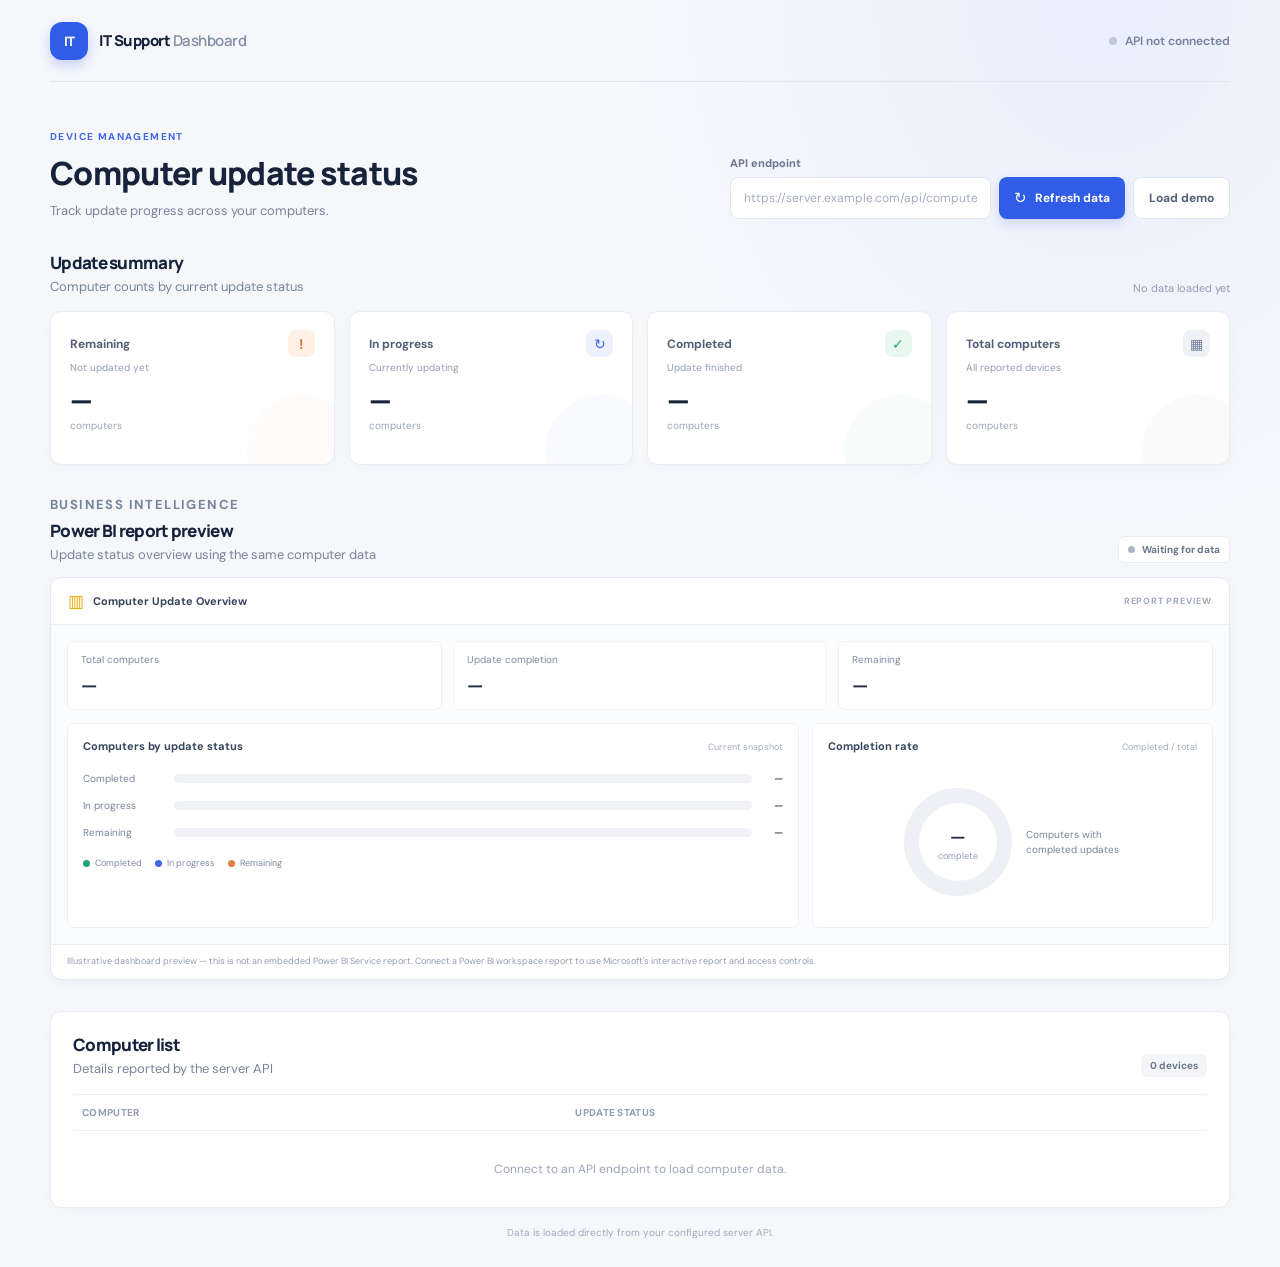
<file: index.html>
<!doctype html>
<html lang="en">
  <head>
    <meta charset="UTF-8" />
    <meta name="viewport" content="width=device-width, initial-scale=1.0" />
    <meta name="theme-color" content="#f5f7fb" />
    <title>IT Support | Update Dashboard</title>
    <link rel="stylesheet" href="styles.css" />
    <script src="app.js" defer></script>
  </head>
  <body>
    <main class="page-shell">
      <header class="topbar">
        <a class="brand" href="#" aria-label="IT Support dashboard home">
          <span class="brand-mark" aria-hidden="true">IT</span>
          <span class="brand-name">IT Support <span>Dashboard</span></span>
        </a>
        <div class="topbar-meta">
          <span class="live-dot" aria-hidden="true"></span>
          <span id="connection-label">API not connected</span>
        </div>
      </header>

      <section class="page-heading" aria-labelledby="page-title">
        <div>
          <p class="eyebrow">DEVICE MANAGEMENT</p>
          <h1 id="page-title">Computer update status</h1>
          <p class="page-description">Track update progress across your computers.</p>
        </div>
        <form class="api-form" id="api-form">
          <label for="api-url">API endpoint</label>
          <div class="api-controls">
            <input id="api-url" name="api-url" type="text" inputmode="url" autocomplete="url" placeholder="https://server.example.com/api/computers or /api/computers" required />
            <button class="button button-primary" type="submit">
              <span class="button-icon" aria-hidden="true">↻</span>
              Refresh data
            </button>
            <button class="button button-secondary" id="demo-button" type="button">Load demo</button>
          </div>
        </form>
      </section>

      <section class="error-banner" id="error-banner" role="alert" hidden>
        <span class="error-icon" aria-hidden="true">!</span>
        <div>
          <strong>Unable to load computer data</strong>
          <p id="error-message"></p>
        </div>
      </section>

      <section class="summary-section" aria-labelledby="summary-title">
        <div class="section-heading">
          <div>
            <h2 id="summary-title">Update summary</h2>
            <p>Computer counts by current update status</p>
          </div>
          <span class="last-updated" id="last-updated">No data loaded yet</span>
        </div>

        <div class="summary-grid">
          <article class="summary-card card-remaining">
            <div class="card-topline">
              <span class="card-label">Remaining</span>
              <span class="card-icon" aria-hidden="true">!</span>
            </div>
            <p class="card-caption">Not updated yet</p>
            <p class="card-value" id="remaining-count" aria-live="polite">—</p>
            <p class="card-unit">computers</p>
          </article>
          <article class="summary-card card-progress">
            <div class="card-topline">
              <span class="card-label">In progress</span>
              <span class="card-icon" aria-hidden="true">↻</span>
            </div>
            <p class="card-caption">Currently updating</p>
            <p class="card-value" id="progress-count" aria-live="polite">—</p>
            <p class="card-unit">computers</p>
          </article>
          <article class="summary-card card-completed">
            <div class="card-topline">
              <span class="card-label">Completed</span>
              <span class="card-icon" aria-hidden="true">✓</span>
            </div>
            <p class="card-caption">Update finished</p>
            <p class="card-value" id="completed-count" aria-live="polite">—</p>
            <p class="card-unit">computers</p>
          </article>
          <article class="summary-card card-total">
            <div class="card-topline">
              <span class="card-label">Total computers</span>
              <span class="card-icon" aria-hidden="true">▦</span>
            </div>
            <p class="card-caption">All reported devices</p>
            <p class="card-value" id="total-count" aria-live="polite">—</p>
            <p class="card-unit">computers</p>
          </article>
        </div>
      </section>

      <section class="powerbi-section" aria-labelledby="powerbi-title">
        <div class="section-heading powerbi-heading">
          <div>
            <p class="eyebrow">BUSINESS INTELLIGENCE</p>
            <h2 id="powerbi-title">Power BI report preview</h2>
            <p>Update status overview using the same computer data</p>
          </div>
          <span class="report-source"><span class="report-source-dot" aria-hidden="true"></span><span id="report-source">Waiting for data</span></span>
        </div>
        <div class="report-preview">
          <div class="report-toolbar">
            <span class="powerbi-mark" aria-hidden="true">▥</span>
            <span>Computer Update Overview</span>
            <span class="report-toolbar-label">REPORT PREVIEW</span>
          </div>
          <div class="report-content">
            <div class="report-kpis">
              <article class="report-kpi">
                <span>Total computers</span>
                <strong id="report-total">—</strong>
              </article>
              <article class="report-kpi">
                <span>Update completion</span>
                <strong id="report-completion">—</strong>
              </article>
              <article class="report-kpi">
                <span>Remaining</span>
                <strong id="report-remaining">—</strong>
              </article>
            </div>
            <div class="report-chart-grid">
              <div class="report-chart">
                <div class="chart-heading">
                  <strong>Computers by update status</strong>
                  <span>Current snapshot</span>
                </div>
                <div class="bar-chart" role="img" aria-label="Computer counts by update status">
                  <div class="bar-row">
                    <span class="bar-label">Completed</span>
                    <div class="bar-track"><span class="bar-fill bar-fill-completed" id="bar-completed"></span></div>
                    <strong id="bar-count-completed">—</strong>
                  </div>
                  <div class="bar-row">
                    <span class="bar-label">In progress</span>
                    <div class="bar-track"><span class="bar-fill bar-fill-progress" id="bar-progress"></span></div>
                    <strong id="bar-count-progress">—</strong>
                  </div>
                  <div class="bar-row">
                    <span class="bar-label">Remaining</span>
                    <div class="bar-track"><span class="bar-fill bar-fill-remaining" id="bar-remaining"></span></div>
                    <strong id="bar-count-remaining">—</strong>
                  </div>
                </div>
                <div class="chart-legend">
                  <span><i class="legend-dot legend-completed"></i>Completed</span>
                  <span><i class="legend-dot legend-progress"></i>In progress</span>
                  <span><i class="legend-dot legend-remaining"></i>Remaining</span>
                </div>
              </div>
              <div class="report-chart completion-chart">
                <div class="chart-heading">
                  <strong>Completion rate</strong>
                  <span>Completed / total</span>
                </div>
                <div class="completion-visual">
                  <div class="completion-ring" id="completion-ring">
                    <div class="completion-ring-center">
                      <strong id="completion-percent">—</strong>
                      <span>complete</span>
                    </div>
                  </div>
                  <p>Computers with completed updates</p>
                </div>
              </div>
            </div>
          </div>
          <p class="report-disclaimer">Illustrative dashboard preview — this is not an embedded Power BI Service report. Connect a Power BI workspace report to use Microsoft's interactive report and access controls.</p>
        </div>
      </section>

      <section class="devices-section" aria-labelledby="devices-title">
        <div class="section-heading device-heading">
          <div>
            <h2 id="devices-title">Computer list</h2>
            <p id="list-description">Details reported by the server API</p>
          </div>
          <span class="device-count" id="device-count">0 devices</span>
        </div>
        <div class="table-wrap">
          <table>
            <thead>
              <tr>
                <th scope="col">Computer</th>
                <th scope="col">Update status</th>
              </tr>
            </thead>
            <tbody id="computer-list">
              <tr class="empty-row">
                <td colspan="2">Connect to an API endpoint to load computer data.</td>
              </tr>
            </tbody>
          </table>
        </div>
      </section>
      <footer class="page-footer" id="page-footer">Data is loaded directly from your configured server API.</footer>
    </main>
  </body>
</html>
</file>
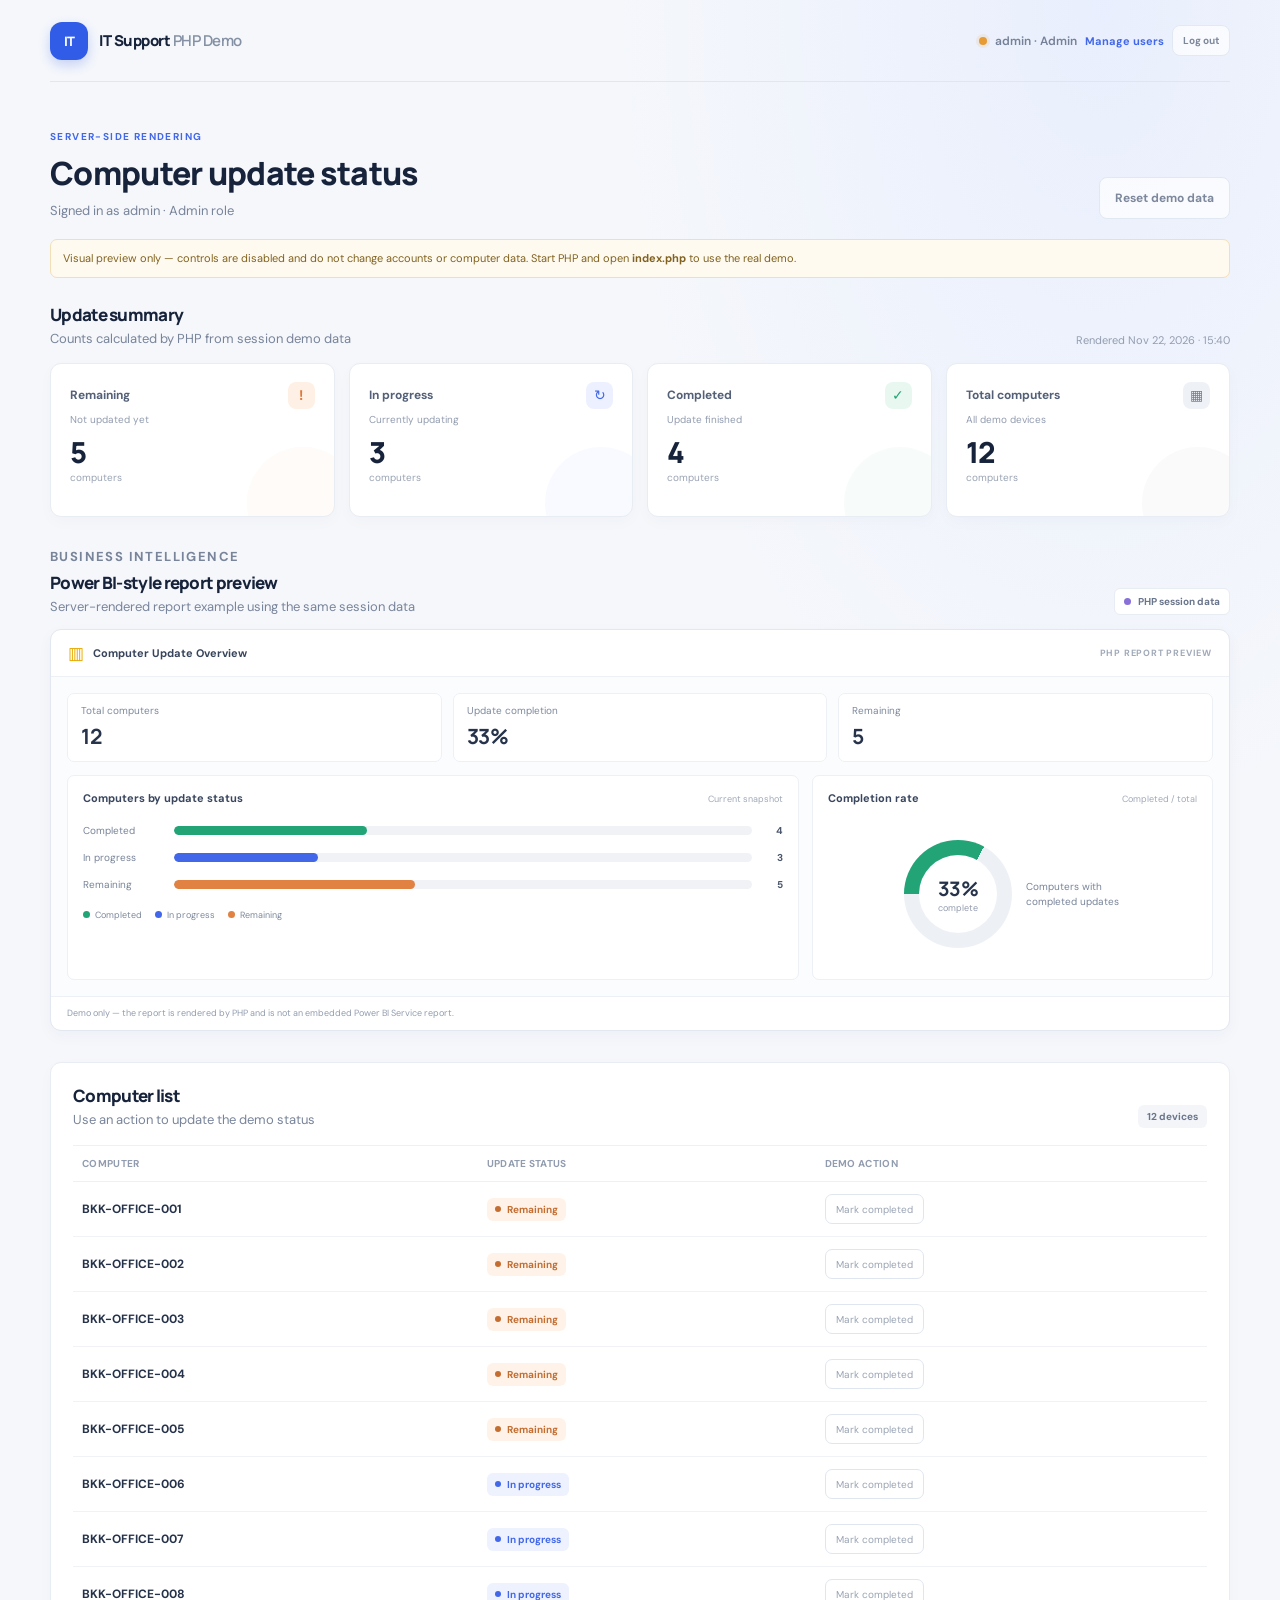
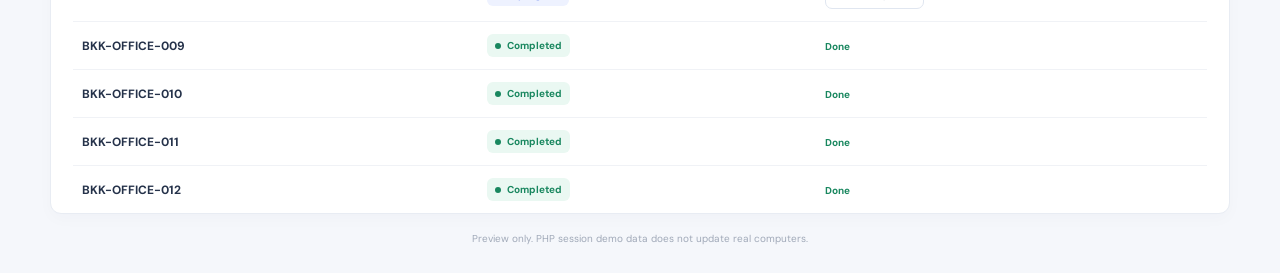
<file: php-version/dashboard-preview.html>
<!doctype html>
<html lang="en">
  <head>
    <meta charset="UTF-8">
    <meta name="viewport" content="width=device-width, initial-scale=1.0">
    <meta name="theme-color" content="#f5f7fb">
    <title>PHP Dashboard Preview | IT Support</title>
    <link rel="stylesheet" href="../styles.css">
    <link rel="stylesheet" href="php.css">
    <style>
      .preview-notice {
        margin: -12px 0 25px;
        padding: 10px 12px;
        border: 1px solid #f1dfb8;
        border-radius: 7px;
        background: #fffaf0;
        color: #80621e;
        font-size: 11px;
        line-height: 1.5;
      }

      .preview-actions {
        display: flex;
        align-items: center;
        gap: 12px;
      }

      .preview-action-button {
        min-height: 30px;
        padding: 0 10px;
        border: 1px solid #e0e6f0;
        border-radius: 7px;
        background: #fff;
        color: #9aa4b4;
        font: inherit;
        font-size: 10px;
      }
    </style>
  </head>
  <body>
    <main class="page-shell">
      <header class="topbar">
        <a class="brand" href="dashboard-preview.html">
          <span class="brand-mark" aria-hidden="true">IT</span>
          <span class="brand-name">IT Support <span>PHP Demo</span></span>
        </a>
        <div class="topbar-meta">
          <span class="live-dot demo" aria-hidden="true"></span>
          <span>admin · Admin</span>
          <a class="header-link" href="users-preview.html">Manage users</a>
          <button class="button button-secondary button-small" type="button" disabled>Log out</button>
        </div>
      </header>

      <section class="page-heading" aria-labelledby="page-title">
        <div>
          <p class="eyebrow">SERVER-SIDE RENDERING</p>
          <h1 id="page-title">Computer update status</h1>
          <p class="page-description">Signed in as admin · Admin role</p>
        </div>
        <button class="button button-secondary" type="button" disabled>Reset demo data</button>
      </section>

      <div class="preview-notice" role="note">Visual preview only — controls are disabled and do not change accounts or computer data. Start PHP and open <strong>index.php</strong> to use the real demo.</div>

      <section class="summary-section" aria-labelledby="summary-title">
        <div class="section-heading">
          <div><h2 id="summary-title">Update summary</h2><p>Counts calculated by PHP from session demo data</p></div>
          <span class="last-updated">Rendered Nov 22, 2026 · 15:40</span>
        </div>
        <div class="summary-grid">
          <article class="summary-card card-remaining">
            <div class="card-topline"><span class="card-label">Remaining</span><span class="card-icon" aria-hidden="true">!</span></div>
            <p class="card-caption">Not updated yet</p><p class="card-value">5</p><p class="card-unit">computers</p>
          </article>
          <article class="summary-card card-progress">
            <div class="card-topline"><span class="card-label">In progress</span><span class="card-icon" aria-hidden="true">↻</span></div>
            <p class="card-caption">Currently updating</p><p class="card-value">3</p><p class="card-unit">computers</p>
          </article>
          <article class="summary-card card-completed">
            <div class="card-topline"><span class="card-label">Completed</span><span class="card-icon" aria-hidden="true">✓</span></div>
            <p class="card-caption">Update finished</p><p class="card-value">4</p><p class="card-unit">computers</p>
          </article>
          <article class="summary-card card-total">
            <div class="card-topline"><span class="card-label">Total computers</span><span class="card-icon" aria-hidden="true">▦</span></div>
            <p class="card-caption">All demo devices</p><p class="card-value">12</p><p class="card-unit">computers</p>
          </article>
        </div>
      </section>

      <section class="powerbi-section" aria-labelledby="report-title">
        <div class="section-heading powerbi-heading">
          <div><p class="eyebrow">BUSINESS INTELLIGENCE</p><h2 id="report-title">Power BI-style report preview</h2><p>Server-rendered report example using the same session data</p></div>
          <span class="report-source"><span class="report-source-dot" aria-hidden="true"></span>PHP session data</span>
        </div>
        <div class="report-preview">
          <div class="report-toolbar"><span class="powerbi-mark" aria-hidden="true">▥</span><span>Computer Update Overview</span><span class="report-toolbar-label">PHP REPORT PREVIEW</span></div>
          <div class="report-content">
            <div class="report-kpis">
              <article class="report-kpi"><span>Total computers</span><strong>12</strong></article>
              <article class="report-kpi"><span>Update completion</span><strong>33%</strong></article>
              <article class="report-kpi"><span>Remaining</span><strong>5</strong></article>
            </div>
            <div class="report-chart-grid">
              <div class="report-chart">
                <div class="chart-heading"><strong>Computers by update status</strong><span>Current snapshot</span></div>
                <div class="bar-chart" role="img" aria-label="Computer counts by update status">
                  <div class="bar-row"><span class="bar-label">Completed</span><div class="bar-track"><span class="bar-fill bar-fill-completed" style="width:33.33%"></span></div><strong>4</strong></div>
                  <div class="bar-row"><span class="bar-label">In progress</span><div class="bar-track"><span class="bar-fill bar-fill-progress" style="width:25%"></span></div><strong>3</strong></div>
                  <div class="bar-row"><span class="bar-label">Remaining</span><div class="bar-track"><span class="bar-fill bar-fill-remaining" style="width:41.67%"></span></div><strong>5</strong></div>
                </div>
                <div class="chart-legend"><span><i class="legend-dot legend-completed"></i>Completed</span><span><i class="legend-dot legend-progress"></i>In progress</span><span><i class="legend-dot legend-remaining"></i>Remaining</span></div>
              </div>
              <div class="report-chart completion-chart">
                <div class="chart-heading"><strong>Completion rate</strong><span>Completed / total</span></div>
                <div class="completion-visual"><div class="completion-ring" style="--completion:33%"><div class="completion-ring-center"><strong>33%</strong><span>complete</span></div></div><p>Computers with completed updates</p></div>
              </div>
            </div>
          </div>
          <p class="report-disclaimer">Demo only — the report is rendered by PHP and is not an embedded Power BI Service report.</p>
        </div>
      </section>

      <section class="devices-section" aria-labelledby="devices-title">
        <div class="section-heading device-heading">
          <div><h2 id="devices-title">Computer list</h2><p>Use an action to update the demo status</p></div>
          <span class="device-count">12 devices</span>
        </div>
        <div class="table-wrap">
          <table>
            <thead><tr><th scope="col">Computer</th><th scope="col">Update status</th><th scope="col">Demo action</th></tr></thead>
            <tbody>
              <tr><td><span class="computer-name">BKK-OFFICE-001</span></td><td><span class="status-badge status-remaining">Remaining</span></td><td><button class="preview-action-button" type="button" disabled>Mark completed</button></td></tr>
              <tr><td><span class="computer-name">BKK-OFFICE-002</span></td><td><span class="status-badge status-remaining">Remaining</span></td><td><button class="preview-action-button" type="button" disabled>Mark completed</button></td></tr>
              <tr><td><span class="computer-name">BKK-OFFICE-003</span></td><td><span class="status-badge status-remaining">Remaining</span></td><td><button class="preview-action-button" type="button" disabled>Mark completed</button></td></tr>
              <tr><td><span class="computer-name">BKK-OFFICE-004</span></td><td><span class="status-badge status-remaining">Remaining</span></td><td><button class="preview-action-button" type="button" disabled>Mark completed</button></td></tr>
              <tr><td><span class="computer-name">BKK-OFFICE-005</span></td><td><span class="status-badge status-remaining">Remaining</span></td><td><button class="preview-action-button" type="button" disabled>Mark completed</button></td></tr>
              <tr><td><span class="computer-name">BKK-OFFICE-006</span></td><td><span class="status-badge status-progress">In progress</span></td><td><button class="preview-action-button" type="button" disabled>Mark completed</button></td></tr>
              <tr><td><span class="computer-name">BKK-OFFICE-007</span></td><td><span class="status-badge status-progress">In progress</span></td><td><button class="preview-action-button" type="button" disabled>Mark completed</button></td></tr>
              <tr><td><span class="computer-name">BKK-OFFICE-008</span></td><td><span class="status-badge status-progress">In progress</span></td><td><button class="preview-action-button" type="button" disabled>Mark completed</button></td></tr>
              <tr><td><span class="computer-name">BKK-OFFICE-009</span></td><td><span class="status-badge status-completed">Completed</span></td><td><span class="already-complete">Done</span></td></tr>
              <tr><td><span class="computer-name">BKK-OFFICE-010</span></td><td><span class="status-badge status-completed">Completed</span></td><td><span class="already-complete">Done</span></td></tr>
              <tr><td><span class="computer-name">BKK-OFFICE-011</span></td><td><span class="status-badge status-completed">Completed</span></td><td><span class="already-complete">Done</span></td></tr>
              <tr><td><span class="computer-name">BKK-OFFICE-012</span></td><td><span class="status-badge status-completed">Completed</span></td><td><span class="already-complete">Done</span></td></tr>
            </tbody>
          </table>
        </div>
      </section>
      <footer class="page-footer">Preview only. PHP session demo data does not update real computers.</footer>
    </main>
  </body>
</html>
</file>
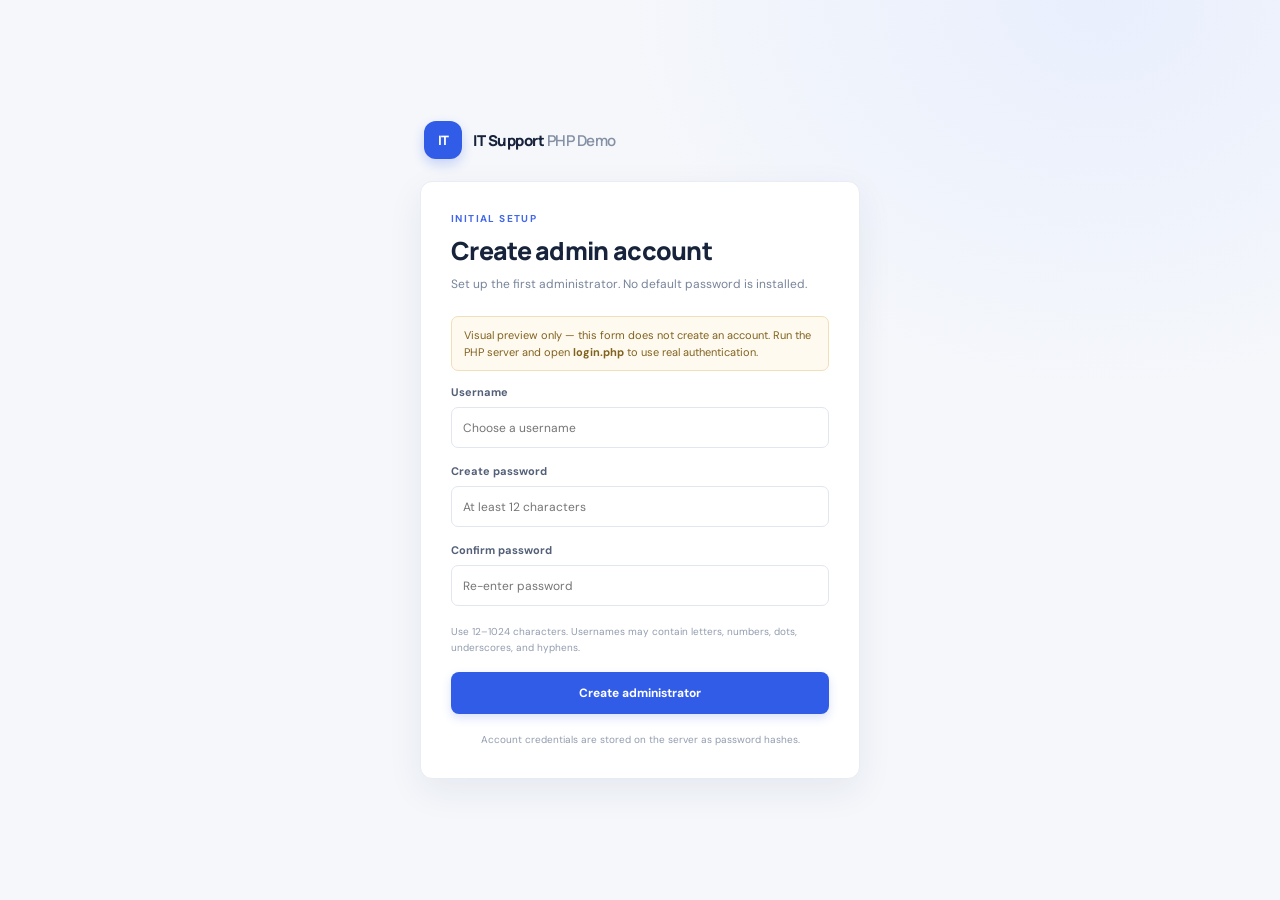
<file: php-version/login-preview.html>
<!doctype html>
<html lang="en">
  <head>
    <meta charset="UTF-8">
    <meta name="viewport" content="width=device-width, initial-scale=1.0">
    <meta name="theme-color" content="#f5f7fb">
    <title>Login Preview | IT Support PHP Demo</title>
    <link rel="stylesheet" href="../styles.css">
    <link rel="stylesheet" href="php.css">
    <style>
      .preview-notice {
        margin: 0 0 14px;
        padding: 10px 12px;
        border: 1px solid #f1dfb8;
        border-radius: 7px;
        background: #fffaf0;
        color: #80621e;
        font-size: 11px;
        line-height: 1.5;
      }
    </style>
  </head>
  <body>
    <main class="auth-shell">
      <a class="brand auth-brand" href="login-preview.html">
        <span class="brand-mark" aria-hidden="true">IT</span>
        <span class="brand-name">IT Support <span>PHP Demo</span></span>
      </a>
      <section class="auth-card" aria-labelledby="auth-title">
        <p class="eyebrow">INITIAL SETUP</p>
        <h1 id="auth-title">Create admin account</h1>
        <p class="auth-description">Set up the first administrator. No default password is installed.</p>
        <div class="preview-notice" role="note">Visual preview only — this form does not create an account. Run the PHP server and open <strong>login.php</strong> to use real authentication.</div>
        <form class="auth-form" onsubmit="return false">
          <label for="username">Username</label>
          <input id="username" name="username" type="text" autocomplete="username" minlength="3" maxlength="32" placeholder="Choose a username" required>
          <label for="password">Create password</label>
          <input id="password" name="password" type="password" minlength="12" maxlength="1024" autocomplete="new-password" placeholder="At least 12 characters" required>
          <label for="password-confirmation">Confirm password</label>
          <input id="password-confirmation" name="password_confirmation" type="password" minlength="12" maxlength="1024" autocomplete="new-password" placeholder="Re-enter password" required>
          <p class="field-hint">Use 12–1024 characters. Usernames may contain letters, numbers, dots, underscores, and hyphens.</p>
          <button class="button button-primary auth-submit" type="button">Create administrator</button>
        </form>
        <p class="auth-footnote">Account credentials are stored on the server as password hashes.</p>
      </section>
    </main>
  </body>
</html>
</file>
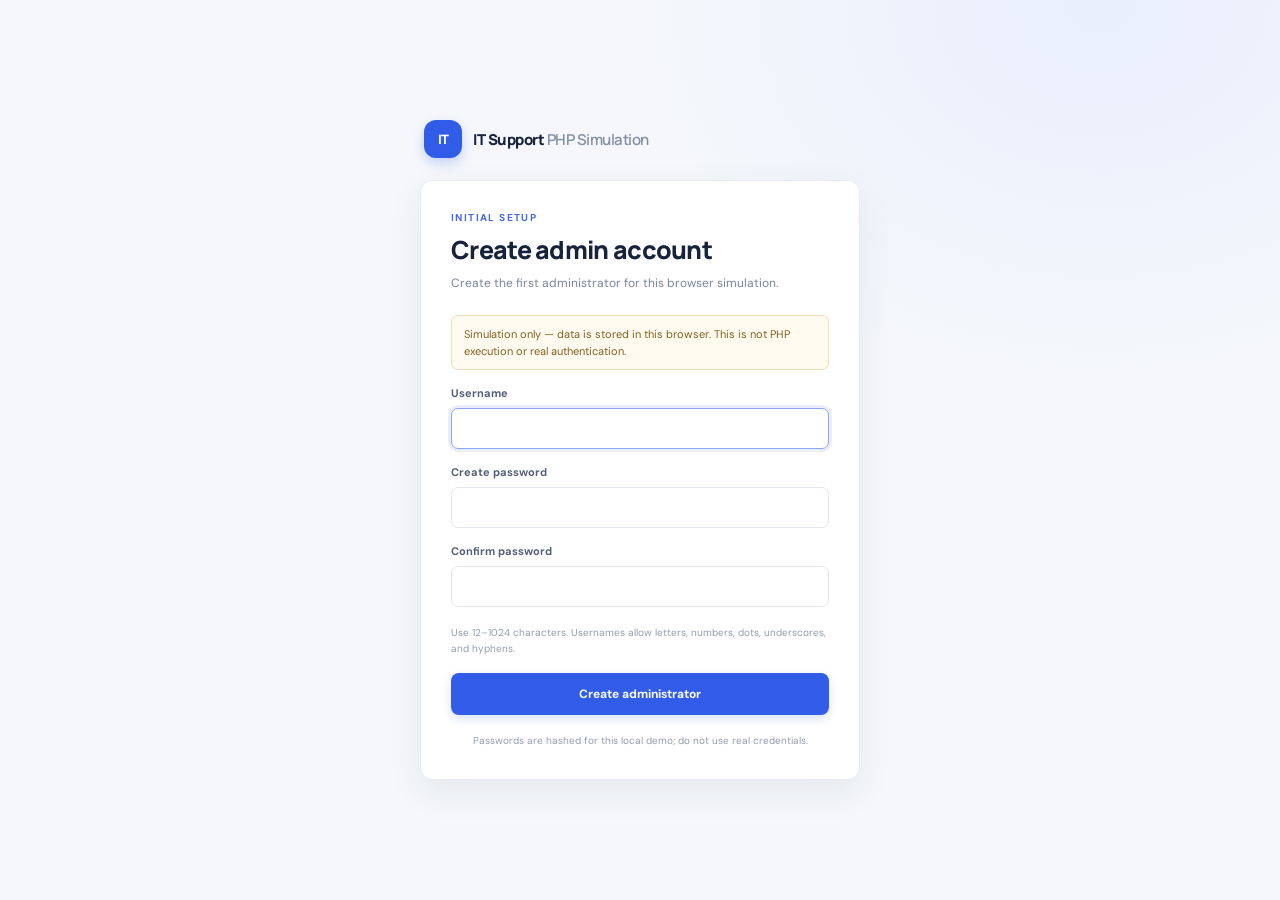
<file: php-version/simulation.html>
<!doctype html>
<html lang="en">
  <head>
    <meta charset="UTF-8">
    <meta name="viewport" content="width=device-width, initial-scale=1.0">
    <meta name="theme-color" content="#f5f7fb">
    <title>PHP Simulation | IT Support</title>
    <link rel="stylesheet" href="../styles.css">
    <link rel="stylesheet" href="php.css">
    <script src="simulation.js" defer></script>
  </head>
  <body>
    <div id="app">
      <main class="auth-shell"><p class="page-description">Loading PHP simulation…</p></main>
    </div>
  </body>
</html>
</file>
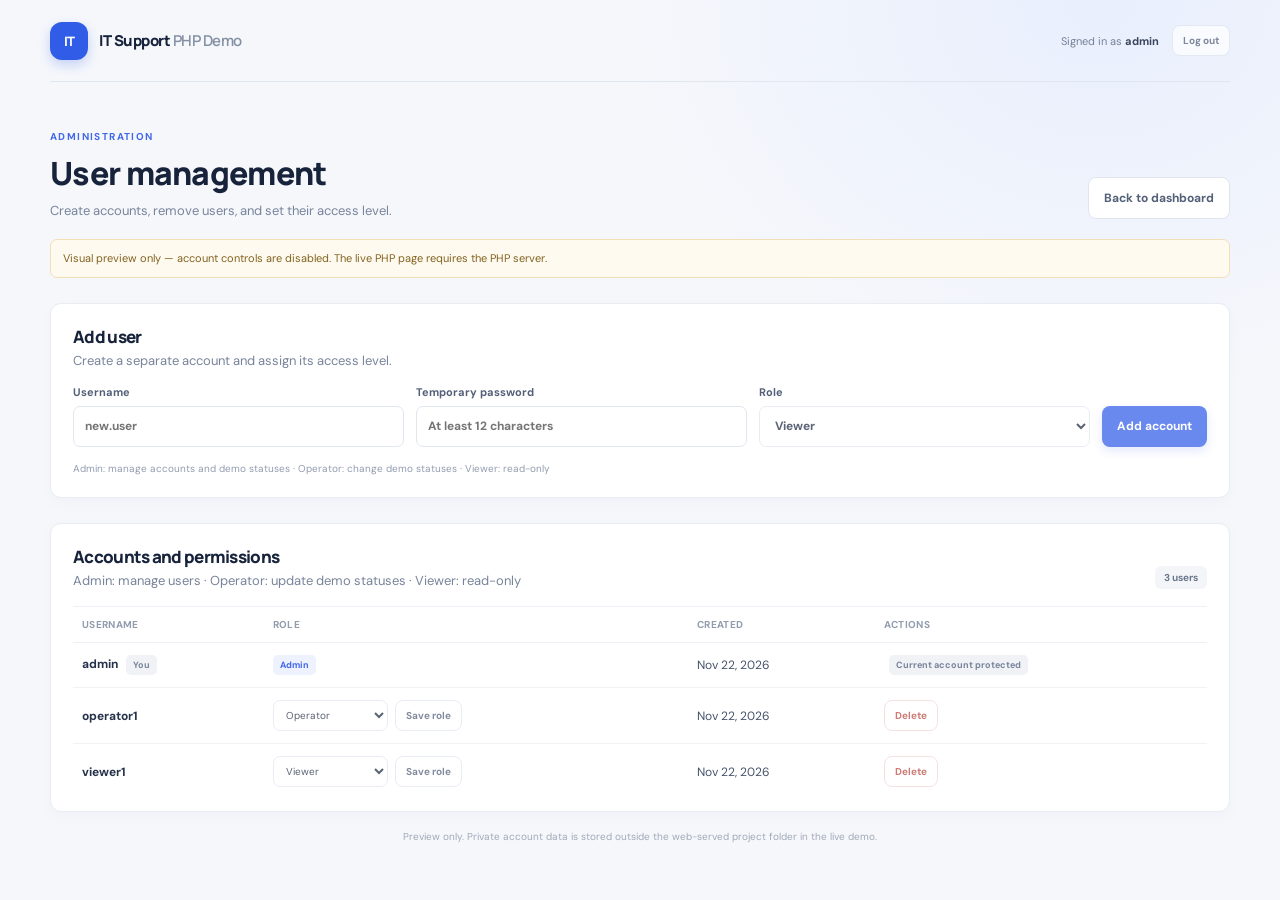
<file: php-version/users-preview.html>
<!doctype html>
<html lang="en">
  <head>
    <meta charset="UTF-8">
    <meta name="viewport" content="width=device-width, initial-scale=1.0">
    <meta name="theme-color" content="#f5f7fb">
    <title>User Management Preview | IT Support PHP Demo</title>
    <link rel="stylesheet" href="../styles.css">
    <link rel="stylesheet" href="php.css">
    <style>
      .preview-notice {
        margin: -12px 0 25px;
        padding: 10px 12px;
        border: 1px solid #f1dfb8;
        border-radius: 7px;
        background: #fffaf0;
        color: #80621e;
        font-size: 11px;
        line-height: 1.5;
      }
    </style>
  </head>
  <body>
    <main class="page-shell">
      <header class="topbar">
        <a class="brand" href="dashboard-preview.html"><span class="brand-mark" aria-hidden="true">IT</span><span class="brand-name">IT Support <span>PHP Demo</span></span></a>
        <div class="account-actions"><span class="signed-in-as">Signed in as <strong>admin</strong></span><button class="button button-secondary button-small" type="button" disabled>Log out</button></div>
      </header>
      <section class="page-heading">
        <div><p class="eyebrow">ADMINISTRATION</p><h1>User management</h1><p class="page-description">Create accounts, remove users, and set their access level.</p></div>
        <a class="button button-secondary back-button" href="dashboard-preview.html">Back to dashboard</a>
      </section>
      <div class="preview-notice" role="note">Visual preview only — account controls are disabled. The live PHP page requires the PHP server.</div>
      <section class="devices-section user-create-section" aria-labelledby="create-title">
        <div class="section-heading"><div><h2 id="create-title">Add user</h2><p>Create a separate account and assign its access level.</p></div></div>
        <form class="user-create-form">
          <label>Username<input type="text" placeholder="new.user" disabled></label>
          <label>Temporary password<input type="password" placeholder="At least 12 characters" disabled></label>
          <label>Role<select disabled><option>Viewer</option><option>Operator</option><option>Admin</option></select></label>
          <button class="button button-primary create-user-button" type="button" disabled>Add account</button>
          <p class="field-hint">Admin: manage accounts and demo statuses · Operator: change demo statuses · Viewer: read-only</p>
        </form>
      </section>
      <section class="devices-section user-list-section" aria-labelledby="users-title">
        <div class="section-heading device-heading"><div><h2 id="users-title">Accounts and permissions</h2><p>Admin: manage users · Operator: update demo statuses · Viewer: read-only</p></div><span class="device-count">3 users</span></div>
        <div class="table-wrap">
          <table>
            <thead><tr><th scope="col">Username</th><th scope="col">Role</th><th scope="col">Created</th><th scope="col">Actions</th></tr></thead>
            <tbody>
              <tr><td><span class="computer-name">admin</span> <span class="you-label">You</span></td><td><span class="role-badge">Admin</span></td><td>Nov 22, 2026</td><td><span class="you-label">Current account protected</span></td></tr>
              <tr><td><span class="computer-name">operator1</span></td><td><form class="inline-role-form"><select disabled><option>Operator</option></select><button class="button button-small" type="button" disabled>Save role</button></form></td><td>Nov 22, 2026</td><td><button class="button button-small button-danger" type="button" disabled>Delete</button></td></tr>
              <tr><td><span class="computer-name">viewer1</span></td><td><form class="inline-role-form"><select disabled><option>Viewer</option></select><button class="button button-small" type="button" disabled>Save role</button></form></td><td>Nov 22, 2026</td><td><button class="button button-small button-danger" type="button" disabled>Delete</button></td></tr>
            </tbody>
          </table>
        </div>
      </section>
      <footer class="page-footer">Preview only. Private account data is stored outside the web-served project folder in the live demo.</footer>
    </main>
  </body>
</html>
</file>
<file: styles.css>
@import url("https://fonts.googleapis.com/css2?family=DM+Sans:wght@400;500;600;700&family=Manrope:wght@500;600;700;800&display=swap");

:root {
  font-family: "DM Sans", "Segoe UI", sans-serif;
  color: #17233b;
  background: #f5f7fb;
  font-synthesis: none;
  text-rendering: optimizeLegibility;
  --muted: #78849a;
  --line: #e8ecf3;
  --navy: #17233b;
}

* {
  box-sizing: border-box;
}

body {
  min-width: 320px;
  min-height: 100vh;
  margin: 0;
  background:
    radial-gradient(ellipse at 86% 0%, rgba(221, 231, 255, 0.52), transparent 30rem),
    #f5f7fb;
}

button,
input {
  font: inherit;
}

.page-shell {
  width: min(1180px, calc(100% - 56px));
  margin: 0 auto;
}

.topbar {
  height: 82px;
  display: flex;
  align-items: center;
  justify-content: space-between;
  border-bottom: 1px solid rgba(222, 228, 238, 0.85);
}

.brand {
  display: inline-flex;
  align-items: center;
  gap: 11px;
  color: inherit;
  text-decoration: none;
}

.brand-mark {
  display: grid;
  width: 38px;
  height: 38px;
  place-items: center;
  border-radius: 12px;
  background: #315ce8;
  color: #fff;
  font-family: "Manrope", sans-serif;
  font-size: 13px;
  font-weight: 800;
  letter-spacing: -0.5px;
  box-shadow: 0 5px 12px rgba(49, 92, 232, 0.24);
}

.brand-name {
  font-family: "Manrope", sans-serif;
  font-size: 15px;
  font-weight: 800;
  letter-spacing: -0.5px;
}

.brand-name span {
  color: #8490a4;
  font-weight: 600;
}

.topbar-meta {
  display: inline-flex;
  align-items: center;
  gap: 8px;
  color: #758198;
  font-size: 12px;
  font-weight: 600;
}

.live-dot {
  width: 8px;
  height: 8px;
  border-radius: 50%;
  background: #c0c8d6;
}

.live-dot.connected {
  background: #23ad77;
  box-shadow: 0 0 0 3px rgba(35, 173, 119, 0.12);
}

.live-dot.demo {
  background: #e69b35;
  box-shadow: 0 0 0 3px rgba(230, 155, 53, 0.12);
}

.page-heading {
  display: flex;
  align-items: flex-end;
  justify-content: space-between;
  gap: 28px;
  padding: 48px 0 32px;
}

.eyebrow {
  margin: 0 0 8px;
  color: #4268e9;
  font-size: 10px;
  font-weight: 700;
  letter-spacing: 1.4px;
}

h1,
h2,
p {
  margin-top: 0;
}

h1,
h2 {
  font-family: "Manrope", "Segoe UI", sans-serif;
  letter-spacing: -0.7px;
}

h1 {
  margin-bottom: 7px;
  font-size: clamp(25px, 3vw, 32px);
  font-weight: 800;
}

.page-description,
.section-heading p {
  margin: 0;
  color: var(--muted);
  font-size: 13px;
}

.api-form {
  width: min(500px, 50%);
}

.api-form label {
  display: block;
  margin-bottom: 7px;
  color: #69758b;
  font-size: 11px;
  font-weight: 700;
}

.api-controls {
  display: flex;
  gap: 8px;
}

.api-controls input {
  width: 100%;
  min-width: 0;
  height: 42px;
  padding: 0 13px;
  border: 1px solid #e1e6ef;
  border-radius: 8px;
  outline: none;
  background: #fff;
  color: var(--navy);
  font-size: 12px;
  transition: border-color 0.15s, box-shadow 0.15s;
}

.api-controls input:focus {
  border-color: #8ca4f5;
  box-shadow: 0 0 0 3px rgba(66, 104, 233, 0.1);
}

.api-controls input::placeholder {
  color: #a4adbb;
}

.button {
  display: inline-flex;
  flex: 0 0 auto;
  align-items: center;
  justify-content: center;
  gap: 8px;
  min-height: 42px;
  padding: 0 15px;
  border: 0;
  border-radius: 8px;
  cursor: pointer;
  font-size: 12px;
  font-weight: 700;
  transition: background 0.15s, transform 0.15s;
}

.button-primary {
  background: #315ce8;
  color: #fff;
  box-shadow: 0 4px 10px rgba(49, 92, 232, 0.18);
}

.button-primary:hover {
  background: #254dd0;
}

.button-primary:active {
  transform: translateY(1px);
}

.button-secondary {
  border: 1px solid #dfe5ef;
  background: #fff;
  color: #536078;
}

.button-secondary:hover {
  background: #f7f8fb;
}

.button:disabled {
  cursor: wait;
  opacity: 0.72;
}

.button-icon {
  font-size: 15px;
  line-height: 1;
}

.error-banner {
  display: flex;
  align-items: flex-start;
  gap: 12px;
  margin: -12px 0 26px;
  padding: 14px 16px;
  border: 1px solid #f4d0cb;
  border-radius: 9px;
  background: #fff7f5;
  color: #853b32;
}

.error-banner[hidden] {
  display: none;
}

.error-icon {
  display: grid;
  width: 22px;
  height: 22px;
  flex: 0 0 22px;
  place-items: center;
  border-radius: 50%;
  background: #fbe4df;
  font-size: 12px;
  font-weight: 800;
}

.error-banner strong {
  display: block;
  margin: 1px 0 3px;
  font-size: 12px;
}

.error-banner p {
  margin: 0;
  color: #9a5d54;
  font-size: 11px;
  line-height: 1.5;
}

.section-heading {
  display: flex;
  align-items: flex-end;
  justify-content: space-between;
  gap: 16px;
  margin-bottom: 16px;
}

h2 {
  margin-bottom: 4px;
  font-size: 17px;
  font-weight: 800;
}

.last-updated {
  color: #939daf;
  font-size: 11px;
}

.summary-grid {
  display: grid;
  grid-template-columns: repeat(4, minmax(0, 1fr));
  gap: 14px;
}

.summary-card {
  position: relative;
  min-height: 154px;
  overflow: hidden;
  padding: 18px 19px 16px;
  border: 1px solid var(--line);
  border-radius: 11px;
  background: #fff;
  box-shadow: 0 5px 16px rgba(34, 49, 82, 0.025);
}

.summary-card::after {
  position: absolute;
  right: -25px;
  bottom: -43px;
  width: 112px;
  height: 112px;
  border-radius: 50%;
  background: currentColor;
  content: "";
  opacity: 0.035;
}

.card-topline {
  display: flex;
  align-items: center;
  justify-content: space-between;
  margin-bottom: 4px;
}

.card-label {
  color: #536078;
  font-size: 12px;
  font-weight: 700;
}

.card-icon {
  display: grid;
  width: 27px;
  height: 27px;
  place-items: center;
  border-radius: 8px;
  background: currentColor;
  font-size: 14px;
  font-weight: 700;
}

.card-icon::first-line {
  color: #fff;
}

.card-remaining {
  color: #e18142;
}

.card-progress {
  color: #4268e9;
}

.card-completed {
  color: #20a477;
}

.card-total {
  color: #717f98;
}

.card-remaining .card-icon,
.card-progress .card-icon,
.card-completed .card-icon,
.card-total .card-icon {
  color: #fff;
}

.card-remaining .card-icon { background: #fff0e5; color: #dd7839; }
.card-progress .card-icon { background: #edf1ff; color: #4268e9; }
.card-completed .card-icon { background: #e8f8f1; color: #20a477; }
.card-total .card-icon { background: #eef1f6; color: #717f98; }

.card-caption {
  margin: 0;
  color: #929caf;
  font-size: 10px;
}

.card-value {
  margin: 12px 0 0;
  color: #17233b;
  font-family: "Manrope", sans-serif;
  font-size: 29px;
  font-weight: 800;
  letter-spacing: -1px;
  line-height: 1;
}

.card-unit {
  margin: 4px 0 0;
  color: #9aa4b4;
  font-size: 10px;
}

.devices-section {
  margin-top: 31px;
  padding: 21px 22px 0;
  border: 1px solid var(--line);
  border-radius: 11px;
  background: #fff;
  box-shadow: 0 5px 16px rgba(34, 49, 82, 0.025);
}

.device-heading {
  margin-bottom: 17px;
}

.device-count {
  padding: 5px 9px;
  border-radius: 6px;
  background: #f3f5f9;
  color: #69758b;
  font-size: 10px;
  font-weight: 700;
}

.table-wrap {
  overflow-x: auto;
}

table {
  width: 100%;
  border-collapse: collapse;
  text-align: left;
}

thead {
  border-top: 1px solid #eef0f5;
  border-bottom: 1px solid #eef0f5;
}

th {
  padding: 11px 9px;
  color: #929caf;
  font-size: 10px;
  font-weight: 700;
  letter-spacing: 0.3px;
  text-transform: uppercase;
}

td {
  padding: 12px 9px;
  border-bottom: 1px solid #f0f2f6;
  color: #46536b;
  font-size: 12px;
}

tbody tr:last-child td {
  border-bottom: 0;
}

.computer-name {
  color: #25324a;
  font-weight: 700;
}

.status-badge {
  display: inline-flex;
  align-items: center;
  gap: 6px;
  padding: 5px 8px;
  border-radius: 6px;
  font-size: 10px;
  font-weight: 700;
}

.status-badge::before {
  width: 6px;
  height: 6px;
  border-radius: 50%;
  background: currentColor;
  content: "";
}

.status-remaining {
  background: #fff3e9;
  color: #c46d31;
}

.status-progress {
  background: #eef2ff;
  color: #4268e9;
}

.status-completed {
  background: #eaf8f2;
  color: #19875f;
}

.empty-row td {
  padding: 30px 12px;
  color: #9aa4b4;
  text-align: center;
}

.page-footer {
  padding: 18px 0 28px;
  color: #a0a9b8;
  font-size: 10px;
  text-align: center;
}

.powerbi-section {
  margin-top: 31px;
}

.powerbi-heading {
  align-items: flex-end;
  margin-bottom: 14px;
}

.powerbi-heading .eyebrow {
  margin-bottom: 6px;
}

.report-source {
  display: inline-flex;
  align-items: center;
  gap: 7px;
  padding: 6px 9px;
  border: 1px solid #e8ecf3;
  border-radius: 6px;
  background: #fff;
  color: #69758b;
  font-size: 10px;
  font-weight: 700;
}

.report-source-dot {
  width: 7px;
  height: 7px;
  border-radius: 50%;
  background: #aab3c1;
}

#report-source:not(:empty) {
  color: #69758b;
}

.report-preview {
  overflow: hidden;
  border: 1px solid #e3e7ef;
  border-radius: 11px;
  background: #fff;
  box-shadow: 0 5px 16px rgba(34, 49, 82, 0.035);
}

.report-toolbar {
  display: flex;
  align-items: center;
  gap: 9px;
  min-height: 47px;
  padding: 0 17px;
  border-bottom: 1px solid #edf0f5;
  color: #37445b;
  font-size: 11px;
  font-weight: 700;
}

.powerbi-mark {
  color: #e7a900;
  font-size: 17px;
}

.report-toolbar-label {
  margin-left: auto;
  color: #a0a9b8;
  font-size: 9px;
  letter-spacing: 0.8px;
}

.report-content {
  padding: 16px;
  background: #fbfcfe;
}

.report-kpis {
  display: grid;
  grid-template-columns: repeat(3, minmax(0, 1fr));
  gap: 11px;
  margin-bottom: 13px;
}

.report-kpi {
  display: flex;
  min-height: 69px;
  flex-direction: column;
  justify-content: center;
  gap: 5px;
  padding: 10px 13px;
  border: 1px solid #edf0f5;
  border-radius: 7px;
  background: #fff;
}

.report-kpi span {
  color: #7e899d;
  font-size: 10px;
}

.report-kpi strong {
  color: #26334b;
  font-family: "Manrope", sans-serif;
  font-size: 21px;
  letter-spacing: -0.5px;
}

.report-chart-grid {
  display: grid;
  grid-template-columns: minmax(0, 1.55fr) minmax(230px, 0.85fr);
  gap: 13px;
}

.report-chart {
  min-height: 205px;
  padding: 15px;
  border: 1px solid #edf0f5;
  border-radius: 7px;
  background: #fff;
}

.chart-heading {
  display: flex;
  align-items: baseline;
  justify-content: space-between;
  gap: 12px;
  margin-bottom: 19px;
}

.chart-heading strong {
  color: #39465e;
  font-size: 11px;
}

.chart-heading span {
  color: #a0a9b8;
  font-size: 9px;
}

.bar-chart {
  display: grid;
  gap: 14px;
}

.bar-row {
  display: grid;
  grid-template-columns: 82px minmax(0, 1fr) 22px;
  align-items: center;
  gap: 9px;
}

.bar-label {
  color: #78849a;
  font-size: 10px;
}

.bar-track {
  height: 9px;
  overflow: hidden;
  border-radius: 10px;
  background: #f0f2f6;
}

.bar-fill {
  display: block;
  width: 0;
  height: 100%;
  min-width: 0;
  border-radius: inherit;
  transition: width 0.35s ease;
}

.bar-fill-completed { background: #22a477; }
.bar-fill-progress { background: #4268e9; }
.bar-fill-remaining { background: #e18142; }

.bar-row strong {
  color: #4a566d;
  font-size: 10px;
  text-align: right;
}

.chart-legend {
  display: flex;
  flex-wrap: wrap;
  gap: 13px;
  margin-top: 18px;
}

.chart-legend span {
  display: inline-flex;
  align-items: center;
  gap: 5px;
  color: #7e899d;
  font-size: 9px;
}

.legend-dot {
  width: 7px;
  height: 7px;
  border-radius: 50%;
}

.legend-completed { background: #22a477; }
.legend-progress { background: #4268e9; }
.legend-remaining { background: #e18142; }

.completion-chart {
  display: flex;
  flex-direction: column;
}

.completion-visual {
  display: flex;
  flex: 1;
  align-items: center;
  justify-content: center;
  gap: 14px;
}

.completion-ring {
  display: grid;
  width: 108px;
  height: 108px;
  flex: 0 0 108px;
  place-items: center;
  border-radius: 50%;
  background: conic-gradient(#22a477 var(--completion, 0%), #edf0f5 0);
  transform: rotate(-90deg);
}

.completion-ring-center {
  display: flex;
  width: 78px;
  height: 78px;
  flex-direction: column;
  align-items: center;
  justify-content: center;
  border-radius: 50%;
  background: #fff;
  transform: rotate(90deg);
}

.completion-ring-center strong {
  color: #26334b;
  font-family: "Manrope", sans-serif;
  font-size: 20px;
  letter-spacing: -0.6px;
}

.completion-ring-center span {
  color: #929caf;
  font-size: 9px;
}

.completion-visual p {
  max-width: 95px;
  margin: 0;
  color: #78849a;
  font-size: 10px;
  line-height: 1.5;
}

.report-disclaimer {
  margin: 0;
  padding: 10px 16px;
  border-top: 1px solid #edf0f5;
  color: #929caf;
  font-size: 9px;
  line-height: 1.5;
}

@media (max-width: 850px) {
  .page-heading {
    align-items: stretch;
    flex-direction: column;
  }

  .api-form {
    width: 100%;
  }

  .summary-grid {
    grid-template-columns: repeat(2, minmax(0, 1fr));
  }

  .report-chart-grid {
    grid-template-columns: 1fr;
  }

  .completion-visual {
    min-height: 125px;
  }
}

@media (max-width: 520px) {
  .page-shell {
    width: min(100% - 32px, 1180px);
  }

  .topbar {
    height: 68px;
  }

  .topbar-meta {
    font-size: 10px;
  }

  .page-heading {
    padding: 34px 0 25px;
  }

  .api-controls {
    align-items: stretch;
    flex-direction: column;
  }

  .api-controls input,
  .api-controls .button {
    width: 100%;
  }

  .summary-grid {
    gap: 9px;
  }

  .summary-card {
    min-height: 143px;
    padding: 14px;
  }

  .card-value {
    font-size: 26px;
  }

  .devices-section {
    padding: 18px 14px 0;
  }

  .report-content {
    padding: 10px;
  }

  .report-kpis {
    gap: 6px;
  }

  .report-kpi {
    min-height: 62px;
    padding: 8px;
  }

  .report-kpi span {
    font-size: 9px;
  }

  .report-kpi strong {
    font-size: 18px;
  }

  .report-chart {
    padding: 12px;
  }

  .bar-row {
    grid-template-columns: 75px minmax(0, 1fr) 18px;
    gap: 6px;
  }
}
</file>
<file: php-version/php.css>
.reset-form {
  flex: 0 0 auto;
}

.php-notice {
  margin: -12px 0 26px;
  padding: 12px 15px;
  border: 1px solid #ccebdc;
  border-radius: 9px;
  background: #f0fbf6;
  color: #19744f;
  font-size: 12px;
  font-weight: 600;
}

.simulation-notice {
  margin: -12px 0 25px;
  padding: 10px 12px;
  border: 1px solid #f1dfb8;
  border-radius: 7px;
  background: #fffaf0;
  color: #80621e;
  font-size: 11px;
  line-height: 1.5;
}

.auth-card .simulation-notice {
  margin: 0 0 16px;
}

.report-source-dot {
  background: #8770d8;
}

.button-small {
  min-height: 30px;
  padding: 0 10px;
  border: 1px solid #e0e6f0;
  background: #fff;
  color: #536078;
  font-size: 10px;
}

.button-small:hover {
  border-color: #b7c5f6;
  background: #f5f7ff;
  color: #315ce8;
}

.already-complete {
  color: #19875f;
  font-size: 10px;
  font-weight: 700;
}

.row-action {
  margin: 0;
}

.header-link {
  color: #4268e9;
  font-size: 11px;
  font-weight: 700;
  text-decoration: none;
}

.header-link:hover {
  text-decoration: underline;
}

.logout-form,
.account-actions form {
  margin: 0;
}

.button-small {
  min-height: 31px;
}

.auth-shell {
  width: min(440px, calc(100% - 32px));
  min-height: 100vh;
  display: flex;
  flex-direction: column;
  justify-content: center;
  margin: 0 auto;
  padding: 38px 0;
}

.auth-brand {
  align-self: flex-start;
  margin: 0 0 22px 4px;
}

.auth-card {
  padding: 30px;
  border: 1px solid #e8ecf3;
  border-radius: 12px;
  background: #fff;
  box-shadow: 0 12px 36px rgba(34, 49, 82, 0.07);
}

.auth-card h1 {
  margin: 0 0 7px;
  font-size: 25px;
}

.auth-description {
  margin: 0 0 22px;
  color: #78849a;
  font-size: 12px;
  line-height: 1.6;
}

.auth-form {
  display: grid;
  gap: 8px;
}

.auth-form label,
.user-create-form label {
  color: #536078;
  font-size: 11px;
  font-weight: 700;
}

.auth-form input,
.user-create-form input,
.user-create-form select,
.inline-role-form select {
  width: 100%;
  min-height: 41px;
  padding: 0 11px;
  border: 1px solid #e1e6ef;
  border-radius: 7px;
  outline: none;
  background: #fff;
  color: #17233b;
  font: inherit;
  font-size: 12px;
}

.auth-form input:focus,
.user-create-form input:focus,
.user-create-form select:focus,
.inline-role-form select:focus {
  border-color: #8ca4f5;
  box-shadow: 0 0 0 3px rgba(66, 104, 233, 0.1);
}

.auth-form input {
  margin-bottom: 8px;
}

.auth-submit {
  width: 100%;
  margin-top: 9px;
}

.auth-error {
  margin: 0 0 16px;
  padding: 11px 12px;
  border: 1px solid #f4d0cb;
  border-radius: 7px;
  background: #fff7f5;
  color: #853b32;
  font-size: 11px;
  line-height: 1.5;
}

.field-hint,
.auth-footnote {
  margin: 2px 0 0;
  color: #929caf;
  font-size: 10px;
  line-height: 1.55;
}

.auth-footnote {
  margin-top: 18px;
  text-align: center;
}

.account-actions {
  display: inline-flex;
  align-items: center;
  gap: 13px;
}

.signed-in-as {
  color: #758198;
  font-size: 11px;
}

.signed-in-as strong {
  color: #39465e;
}

.back-button {
  text-decoration: none;
}

.user-create-section,
.user-list-section {
  margin-top: 25px;
}

.user-create-section {
  padding: 21px 22px;
  border: 1px solid #e8ecf3;
  border-radius: 11px;
  background: #fff;
}

.user-create-form {
  display: grid;
  grid-template-columns: repeat(3, minmax(0, 1fr)) auto;
  align-items: end;
  gap: 12px;
}

.user-create-form label {
  display: grid;
  gap: 7px;
}

.user-create-form .field-hint {
  grid-column: 1 / -1;
}

.create-user-button {
  min-height: 41px;
}

.user-list-section {
  padding-bottom: 12px;
}

.inline-role-form {
  display: flex;
  align-items: center;
  gap: 7px;
}

.inline-role-form select {
  width: auto;
  min-width: 115px;
  min-height: 31px;
  padding: 0 8px;
  font-size: 10px;
}

.role-badge,
.you-label {
  display: inline-block;
  padding: 4px 7px;
  border-radius: 5px;
  background: #eef2ff;
  color: #4268e9;
  font-size: 9px;
  font-weight: 700;
}

.you-label {
  margin-left: 5px;
  background: #f0f2f6;
  color: #78849a;
}

.button-danger {
  border-color: #f1d8d5;
  color: #b94a40;
}

.button-danger:hover {
  border-color: #e8b8b2;
  background: #fff7f5;
}

@media (max-width: 520px) {
  .reset-form {
    width: 100%;
  }

  .reset-form .button {
    width: 100%;
  }

  .topbar-meta {
    gap: 8px;
    font-size: 10px;
  }

  .account-actions {
    gap: 8px;
  }

  .signed-in-as {
    display: none;
  }

  .auth-card {
    padding: 23px 20px;
  }

  .user-create-form {
    grid-template-columns: 1fr;
  }

  .user-create-form .field-hint {
    grid-column: 1;
  }

  .create-user-button {
    width: 100%;
  }

  .inline-role-form {
    align-items: flex-start;
    flex-direction: column;
  }

  .back-button {
    justify-content: center;
  }
}
</file>
